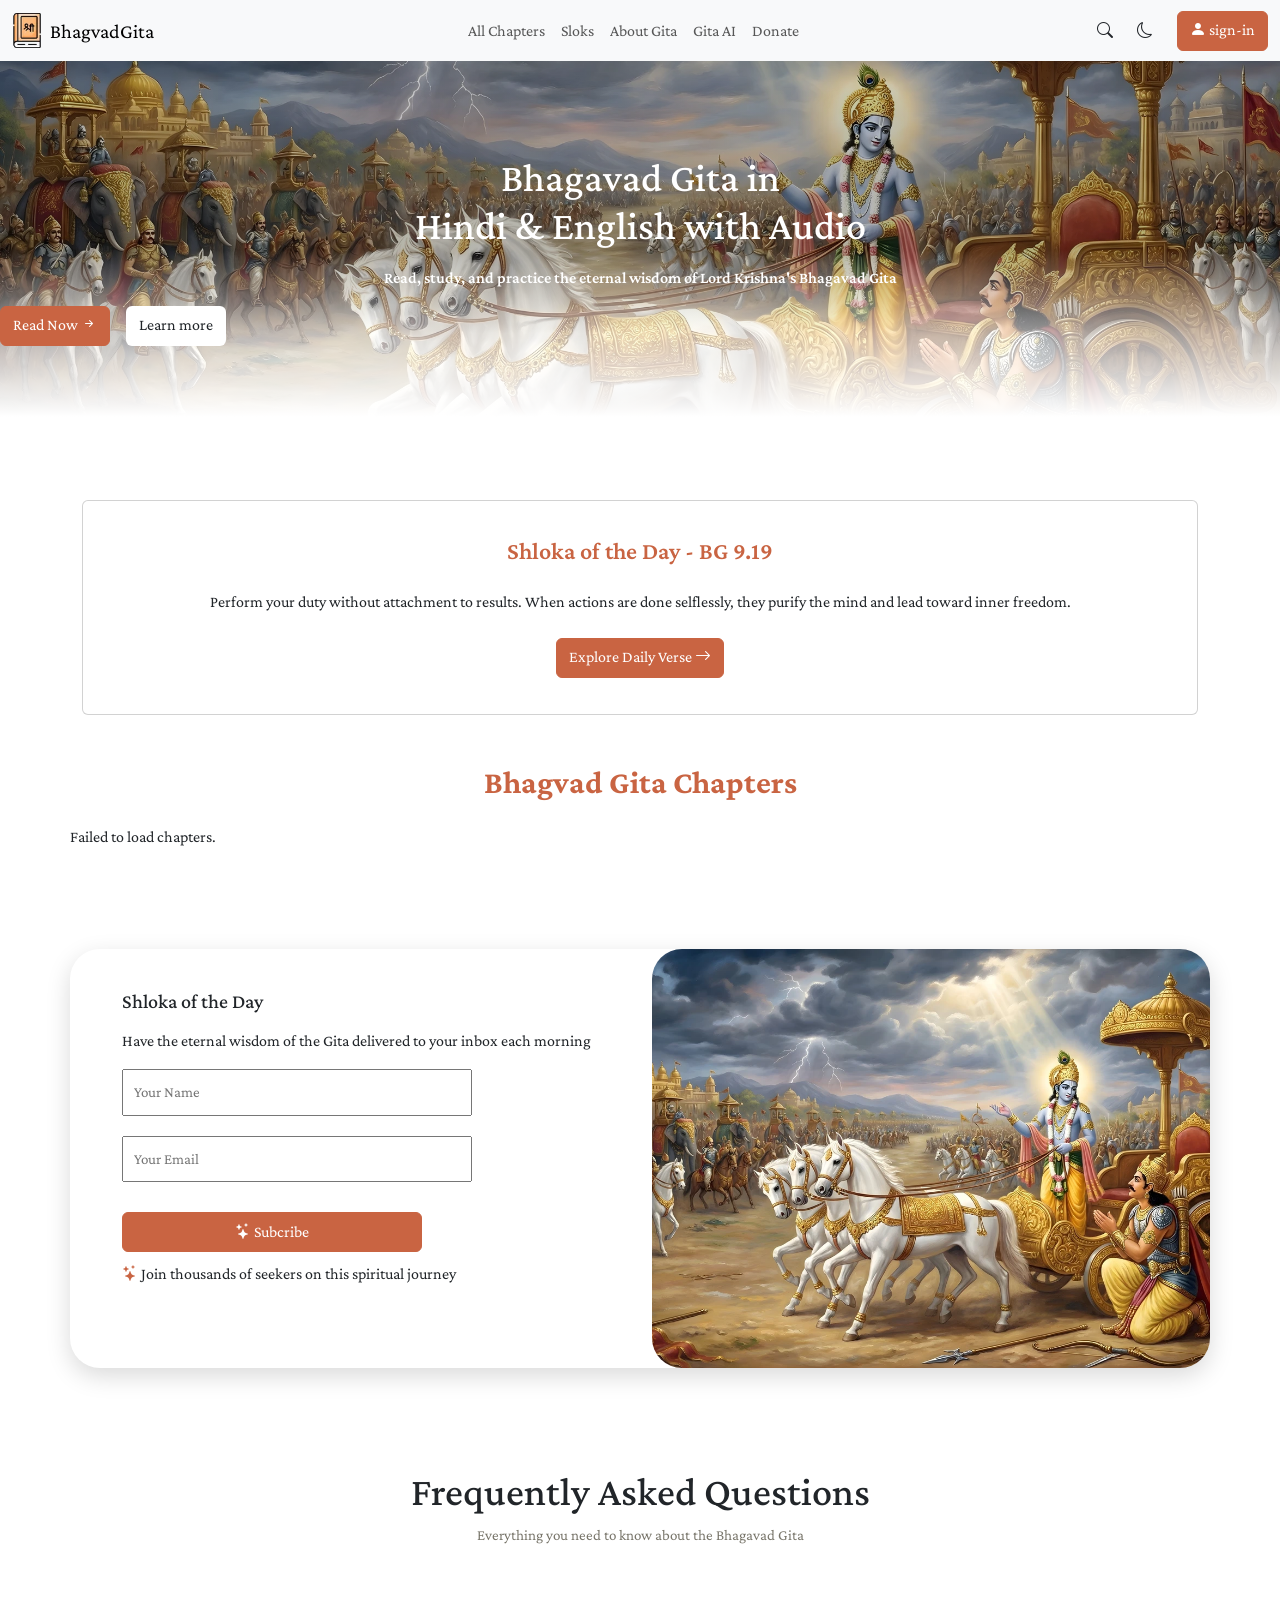
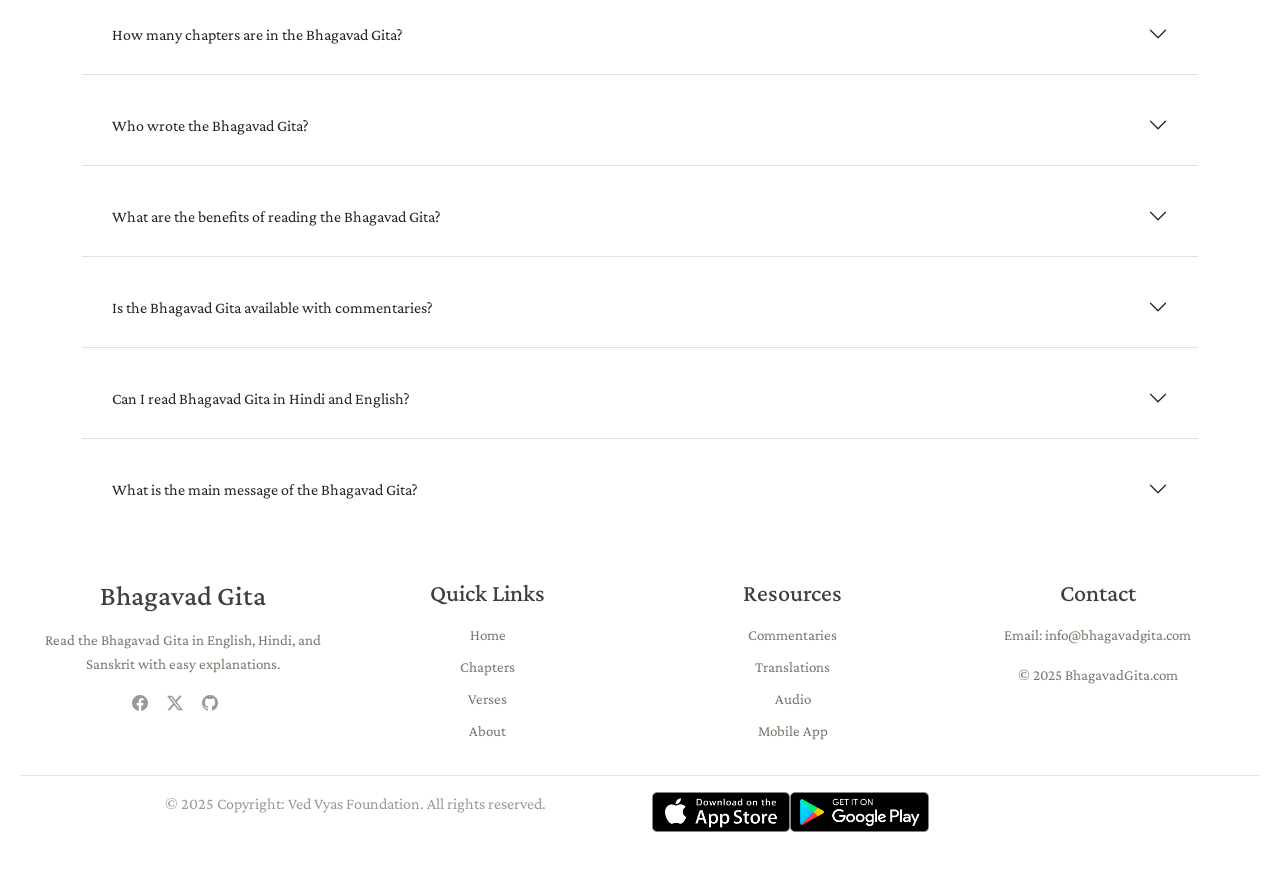
<file: index.html>
<!DOCTYPE html>
<html lang="en">

<head>
    <meta charset="UTF-8">
    <meta name="viewport" content="width=device-width, initial-scale=1.0">
    <title>BhagvadGita</title>
    <link rel="stylesheet" href="./asset/css/BG.css">
    <link rel="stylesheet" href="./asset/css/bootstrap.min.css">
    <link rel="stylesheet" href="./asset/css/bootstrap-icons.css">
    <link rel="icon" href="./asset/img/bhagavad-gita.webp" type="image/png">
    <link href="https://fonts.googleapis.com/css2?family=Crimson+Pro:wght@200;300;400;500;600;700;800;900&display=swap"
        rel="stylesheet">


</head>

<body>

    <head>
        <section class="navigation fixed-top">
            <nav class="navbar navbar-expand-md bg-body-tertiary">
                <div class="container-fluid">

                    <!-- Logo -->
                    <a class="navbar-brand d-flex align-items-center gap-2" href="./index.html">
                        <img class="nav-logo" src="./asset/img/bhagavad-gita.webp" alt="logo">
                        BhagvadGita
                    </a>

                    <button class="navbar-toggler" type="button" data-bs-toggle="collapse"
                        data-bs-target="#navbarSupportedContent">
                        <span class="navbar-toggler-icon"></span>
                    </button>

                    <div class="collapse navbar-collapse " id="navbarSupportedContent">

                        <!-- Middle menu -->
                        <ul class="navbar-nav mx-auto mb-2 mb-lg-0">
                            <li class="nav-item"><a class="nav-link" href="./allChapter.html">All Chapters</a></li>
                            <li class="nav-item"><a class="nav-link" href="#">Sloks</a></li>
                            <li class="nav-item"><a class="nav-link" href="#">About Gita</a></li>
                            <li class="nav-item"><a class="nav-link" href="#">Gita AI</a></li>
                            <li class="nav-item"><a class="nav-link" href="#">Donate</a></li>
                        </ul>

                        <!-- Right icons & button -->
                        <div class="d-flex end-nav align-items-center gap-4">
                            <i class="bi bi-search"></i>
                            <i class="bi bi-moon"></i>

                            <a href="#" class="btn btn-primary">
                                <i class="bi bi-person-fill"></i> sign-in
                            </a>
                        </div>

                    </div>
                </div>
            </nav>
        </section>

    </head>
    <main>
        <section class="banner ">
            <div class="container-fluid p-0 ">
                <div class="banner-text  top-50 start-50 translate-middle text-white justify-content-center">
                    <h1 class="mb-3 fs-1 wh-100 ">
                        Bhagavad Gita in <br>
                        Hindi & English with Audio
                    </h1>
                    <p class="mb-3 wh-100">
                        Read, study, and practice the eternal wisdom of Lord Krishna's Bhagavad Gita
                    </p>

                    <div class="banner-buttons d-flex gap-3 ">

                        <a href="./allChapter.html" class="btn btn-primary">
                            Read Now
                            <i class="bi bi-arrow-right-short"></i>
                        </a>
                        <a href="#" class="btn  bg-white">
                            Learn more
                        </a>
                    </div>
                </div>

            </div>


        </section>


        <section class="slokbox-section ">
            <div class="container">
                <div class="row ">
                    <div class="col-12">
                        <div class="card">
                            <div class="card-body text-center ">
                                <h5 class="card-title mb-4 fs-4 primary-text">Shloka of the Day - BG 9.19</h5>
                                <p class="card-text mb-4 fs-6" id="shlokbox">

                                </p>
                                <a href="#" class="btn btn-primary">Explore Daily Verse
                                    <i class="bi bi-arrow-right"></i>
                                </a>
                            </div>
                        </div>
                    </div>
                </div>
            </div>
        </section>


        <section class="chapter-section">
            <h2 class="primary-text text-center text-bold mt-5 mb-5">Bhagvad Gita Chapters</h2>
            <div class="container">
                <div class="row g-4 " id="chapters">
                </div>
            </div>
        </section>


        <div class="py-50"></div>

        <section class="form-section">
            <div class="container">
                <div class="row d-flex flex-wrap justify-content-between">
                    <div class="col formData">
                        <form id="myform">
                            <h2 class="mb-3 fw-4 fs-5">
                                Shloka of the Day
                            </h2>
                            <p class="fs-6">
                                Have the eternal wisdom of the Gita delivered to your inbox each morning
                            </p>

                            <div class="form-body ">

                                <input type="text" placeholder="Your Name " id="name" required>
                                <input type="email" placeholder="Your Email" id="mail" required>
                                <button type="submit" class="btn btn-primary" id="btnSubmit" required>
                                    <i class="bi bi-stars"></i>
                                    Subcribe
                                </button>

                            </div>
                            <p>
                                <i class="bi bi-stars primary-text"></i>
                                Join thousands of seekers on this spiritual journey
                            </p>
                        </form>
                    </div>
                    <div class="col p-0 formImg">
                        <div class="img-holder position-relative">
                            <img src="./asset/img/form-pic.webp" class="gita-poster w-100" alt="The-gita-poster">


                        </div>
                    </div>
                </div>
            </div>
        </section>
        <div class="py-50"></div>

        <section class="FAQ-section">
            <div class="container">
                <div class="FAQ-title text-center">
                    <h2 class="fs-1 mb-2">
                        Frequently Asked Questions

                    </h2>
                    <p class="mb-5 text-grey">
                        Everything you need to know about the Bhagavad Gita
                    </p>
                </div>
                <div class="row">
                    <div class="accordion accordion-flush" id="accordionFlushExample">
                        <div class="accordion-item">
                            <h2 class="accordion-header">
                                <button class="accordion-button collapsed" type="button" data-bs-toggle="collapse"
                                    data-bs-target="#flush-collapseOne" aria-expanded="false"
                                    aria-controls="flush-collapseOne">
                                    How many chapters are in the Bhagavad Gita?
                                </button>
                            </h2>
                            <div id="flush-collapseOne" class="accordion-collapse collapse"
                                data-bs-parent="#accordionFlushExample">
                                <div class="accordion-body">
                                    The Bhagavad Gita contains 18 chapters with a total of 700 verses (shlokas). It is
                                    part of the Indian epic Mahabharata
                                    and presents a conversation between Lord Krishna and Arjuna on the battlefield of
                                    Kurukshetra.
                                </div>
                            </div>
                        </div>
                        <div class="accordion-item">
                            <h2 class="accordion-header">
                                <button class="accordion-button collapsed" type="button" data-bs-toggle="collapse"
                                    data-bs-target="#flush-collapseTwo" aria-expanded="false"
                                    aria-controls="flush-collapseTwo">
                                    Who wrote the Bhagavad Gita?
                                </button>
                            </h2>
                            <div id="flush-collapseTwo" class="accordion-collapse collapse"
                                data-bs-parent="#accordionFlushExample">
                                <div class="accordion-body">The Bhagavad Gita was composed by Sage Ved Vyasa as part of
                                    the Mahabharata. It records the sacred dialogue between Lord
                                    Sri Krishna and Prince Arjuna before the great war at Kurukshetra.
                                </div>
                            </div>
                        </div>
                        <div class="accordion-item">
                            <h2 class="accordion-header">
                                <button class="accordion-button collapsed" type="button" data-bs-toggle="collapse"
                                    data-bs-target="#flush-collapseThree" aria-expanded="false"
                                    aria-controls="flush-collapseThree">
                                    What are the benefits of reading the Bhagavad Gita?
                                </button>
                            </h2>
                            <div id="flush-collapseThree" class="accordion-collapse collapse"
                                data-bs-parent="#accordionFlushExample">
                                <div class="accordion-body">
                                    Reading the Bhagavad Gita provides guidance on life's most profound questions,
                                    teaches the paths of karma yoga (action),
                                    bhakti yoga (devotion), and jnana yoga (knowledge), brings peace of mind, and helps
                                    lead a purposeful life aligned with
                                    dharma (righteousness).
                                </div>
                            </div>
                        </div>
                        <div class="accordion-item">
                            <h2 class="accordion-header">
                                <button class="accordion-button collapsed" type="button" data-bs-toggle="collapse"
                                    data-bs-target="#flush-collapsefour" aria-expanded="false"
                                    aria-controls="flush-collapsefour">
                                    Is the Bhagavad Gita available with commentaries?
                                </button>
                            </h2>
                            <div id="flush-collapsefour" class="accordion-collapse collapse"
                                data-bs-parent="#accordionFlushExample">
                                <div class="accordion-body">

                                    Yes, BhagavadGita.com provides the complete Bhagavad Gita with authentic
                                    commentaries from 20+ revered scholars
                                    including Adi Shankaracharya, Ramanujacharya, Madhvacharya, Swami Sivananda, and
                                    many other traditional and modern
                                    commentators. Multiple translations are available in Hindi, English, and Sanskrit.

                                </div>
                            </div>
                        </div>
                        <div class="accordion-item">
                            <h2 class="accordion-header">
                                <button class="accordion-button collapsed" type="button" data-bs-toggle="collapse"
                                    data-bs-target="#flush-collapsefive" aria-expanded="false"
                                    aria-controls="flush-collapsefive">
                                    Can I read Bhagavad Gita in Hindi and English?
                                </button>
                            </h2>
                            <div id="flush-collapsefive" class="accordion-collapse collapse"
                                data-bs-parent="#accordionFlushExample">
                                <div class="accordion-body">
                                    Yes, BhagavadGita.com offers complete Bhagavad Gita in both Hindi and English
                                    languages. You can read all 700 verses
                                    with translations, transliterations, and word-by-word meanings in both languages
                                    along with Sanskrit originals.

                                </div>
                            </div>
                        </div>
                        <div class="accordion-item">
                            <h2 class="accordion-header">
                                <button class="accordion-button collapsed" type="button" data-bs-toggle="collapse"
                                    data-bs-target="#flush-collapsesix" aria-expanded="false"
                                    aria-controls="flush-collapsesix">
                                    What is the main message of the Bhagavad Gita?
                                </button>
                            </h2>
                            <div id="flush-collapsesix" class="accordion-collapse collapse"
                                data-bs-parent="#accordionFlushExample">
                                <div class="accordion-body">
                                    The main message of the Bhagavad Gita is to perform one's duty (dharma) without
                                    attachment to results, practice devotion
                                    to God, and understand the eternal nature of the soul. It teaches about karma yoga,
                                    bhakti yoga, jnana yoga, and the
                                    path to moksha (liberation).

                                </div>
                            </div>
                        </div>
                    </div>
                </div>
            </div>
        </section>

    </main>

    <footer class="footer">
        <div class="footer-container">

            <div class="footer-section ">
                <h3>Bhagavad Gita</h3>
                <p class="text-grey">
                    Read the Bhagavad Gita in English, Hindi, and Sanskrit with
                    easy explanations.
                </p>

                <div class="icons ">
                    <i class="bi bi-facebook  me-3"></i>
                    <i class="bi bi-twitter-x me-3"></i>
                    <i class="bi bi-github me-3"></i>
                </div>
            </div>

            <div class=" footer-section link ">
                <h4>Quick Links</h4>
                <ul>
                    <li><a class="text-grey" href="./index.html">Home</a></li>
                    <li><a class="text-grey" href="./allChapter.html">Chapters</a></li>
                    <li><a class="text-grey" href="./verse.html">Verses</a></li>
                    <li><a class="text-grey" href="./index.html">About</a></li>
                </ul>
            </div>

            <div class=" footer-section resources ">
                <h4>Resources</h4>
                <ul>
                    <li><a href="#" class="text-grey">Commentaries</a></li>
                    <li><a href="#" class="text-grey">Translations</a></li>
                    <li><a href="#" class="text-grey">Audio</a></li>
                    <li><a href="#" class="text-grey">Mobile App</a></li>
                </ul>
            </div>

            <div class=" footer-section contact ">
                <h4>Contact</h4>
                <p class="text-grey">Email: info@bhagavadgita.com</p>
                <p class="text-grey">© 2025 BhagavadGita.com</p>
            </div>


        </div>

        <div class="end-section">
            <hr>
            <div class="container ">
                <div class="row justify-content-between">
                    <div class="col-6 ">
                        <p>
                            © 2025 Copyright: Ved Vyas Foundation. All rights reserved.
                        </p>
                    </div>
                    <div class="col-6  d-flex logoIMG ">
                        <img src="./asset/img/app_store.png" alt="app-store">
                        <img src="./asset/img/play_store.png" alt="play_store">
                    </div>
                </div>
            </div>
        </div>
    </footer>






    <script src="./asset/js/bootstrap.bundle.min.js"></script>
    <script src="./asset/js/BG.js"></script>

</body>

</html>
</file>
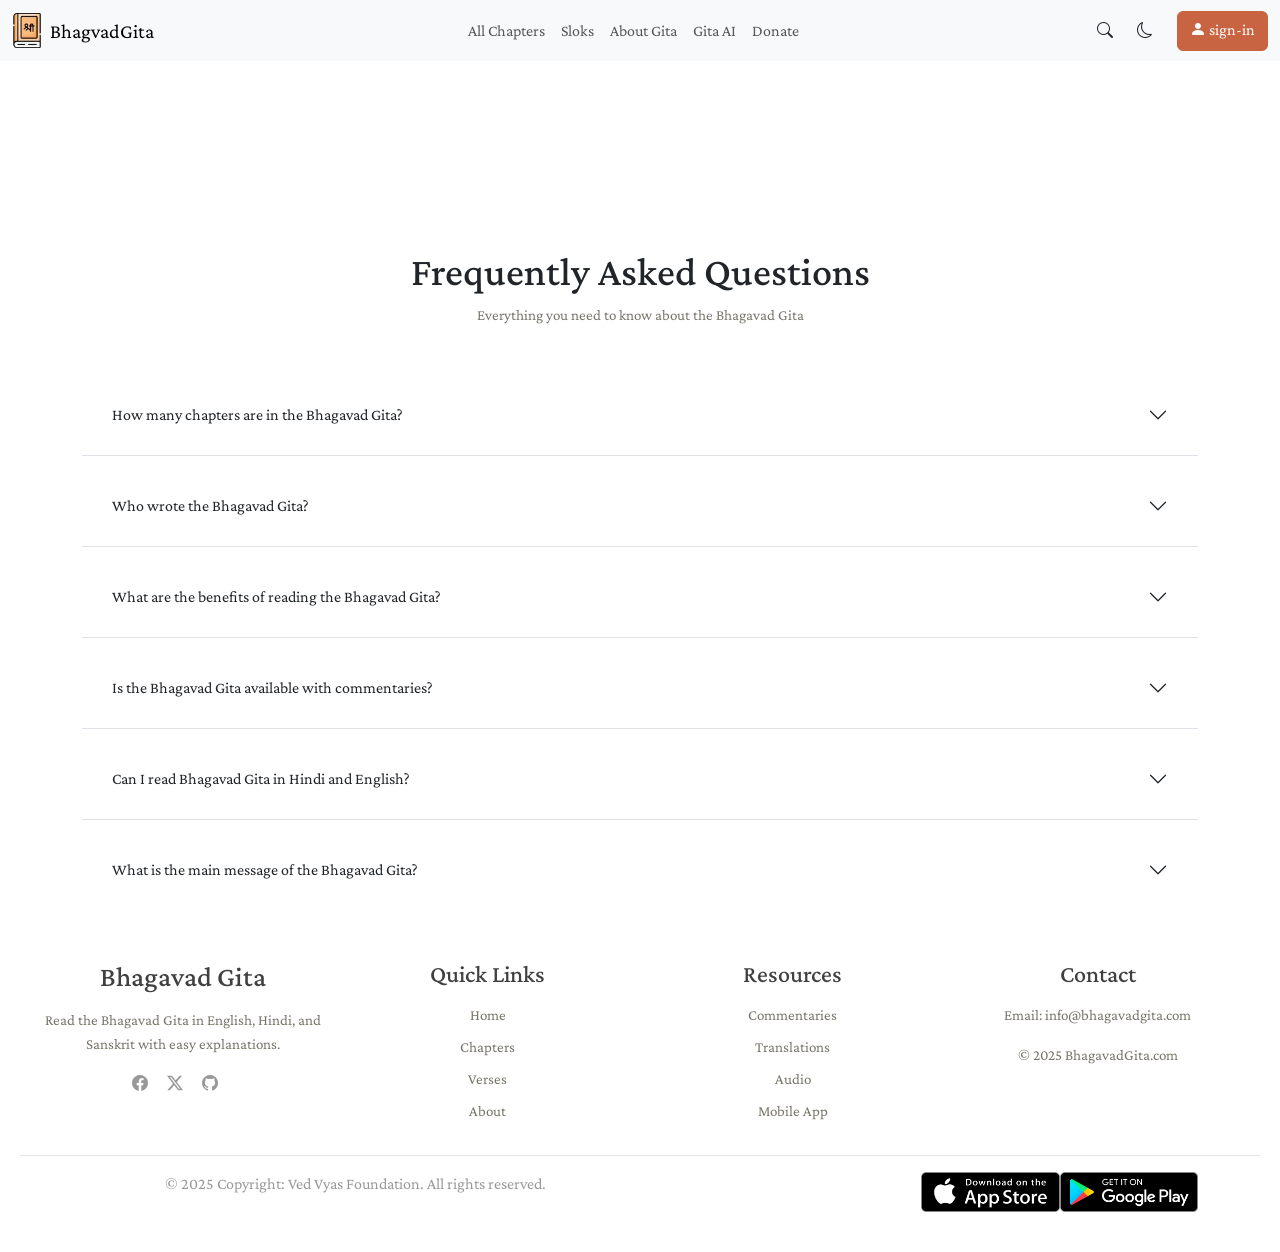
<file: allChapter.html>
<!DOCTYPE html>
<html lang="en">

<head>
    <meta charset="UTF-8">
    <meta name="viewport" content="width=device-width, initial-scale=1.0">
    <title>BhagvadGita</title>
    <link rel="stylesheet" href="./asset/css/BG.css">
    <link rel="stylesheet" href="./asset/css/bootstrap.min.css">
    <link rel="stylesheet" href="./asset/css/bootstrap-icons.css">
    <link rel="icon" href="./asset/img/bhagavad-gita.webp" type="image/png">
    <link href="https://fonts.googleapis.com/css2?family=Crimson+Pro:wght@200;300;400;500;600;700;800;900&display=swap"
        rel="stylesheet">

</head>

<body>

    <head>
        <section class="navigation fixed-top">
            <nav class="navbar navbar-expand-md bg-body-tertiary">
                <div class="container-fluid">

                    <!-- Logo -->
                    <a class="navbar-brand d-flex align-items-center gap-2" href="./index.html">
                        <img class="nav-logo" src="./asset/img/bhagavad-gita.webp" alt="logo">
                        BhagvadGita
                    </a>

                    <button class="navbar-toggler" type="button" data-bs-toggle="collapse"
                        data-bs-target="#navbarSupportedContent">
                        <span class="navbar-toggler-icon"></span>
                    </button>

                    <div class="collapse navbar-collapse " id="navbarSupportedContent">

                        <!-- Middle menu -->
                        <ul class="navbar-nav mx-auto mb-2 mb-lg-0">
                            <li class="nav-item"><a class="nav-link" href="./allChapter.html">All Chapters</a></li>
                            <li class="nav-item"><a class="nav-link" href="#">Sloks</a></li>
                            <li class="nav-item"><a class="nav-link" href="#">About Gita</a></li>
                            <li class="nav-item"><a class="nav-link" href="#">Gita AI</a></li>
                            <li class="nav-item"><a class="nav-link" href="#">Donate</a></li>
                        </ul>

                        <!-- Right icons & button -->
                        <div class="d-flex end-nav align-items-center gap-4">
                            <i class="bi bi-search"></i>
                            <i class="bi bi-moon"></i>

                            <a href="#" class="btn btn-primary">
                                <i class="bi bi-person-fill"></i> sign-in
                            </a>
                        </div>

                    </div>
                </div>
            </nav>
        </section>

    </head>
    <main>



        <section class="chapter-section mt-5">
            <div class="container">
                <div class="row g-4" id="chapters">

                </div>
            </div>
        </section>
        <div class="py-50"></div>


        <div class="py-50"></div>
        <section class="FAQ-section">
            <div class="container">
                <div class="FAQ-title text-center">
                    <h2 class="fs-1 mb-2">
                        Frequently Asked Questions

                    </h2>
                    <p class="mb-5 text-grey">
                        Everything you need to know about the Bhagavad Gita
                    </p>
                </div>
                <div class="row">
                    <div class="accordion accordion-flush" id="accordionFlushExample">
                        <div class="accordion-item">
                            <h2 class="accordion-header">
                                <button class="accordion-button collapsed" type="button" data-bs-toggle="collapse"
                                    data-bs-target="#flush-collapseOne" aria-expanded="false"
                                    aria-controls="flush-collapseOne">
                                    How many chapters are in the Bhagavad Gita?
                                </button>
                            </h2>
                            <div id="flush-collapseOne" class="accordion-collapse collapse"
                                data-bs-parent="#accordionFlushExample">
                                <div class="accordion-body">
                                    The Bhagavad Gita contains 18 chapters with a total of 700 verses (shlokas). It is
                                    part of
                                    the Indian epic Mahabharata
                                    and presents a conversation between Lord Krishna and Arjuna on the battlefield of
                                    Kurukshetra.
                                </div>
                            </div>
                        </div>
                        <div class="accordion-item">
                            <h2 class="accordion-header">
                                <button class="accordion-button collapsed" type="button" data-bs-toggle="collapse"
                                    data-bs-target="#flush-collapseTwo" aria-expanded="false"
                                    aria-controls="flush-collapseTwo">
                                    Who wrote the Bhagavad Gita?
                                </button>
                            </h2>
                            <div id="flush-collapseTwo" class="accordion-collapse collapse"
                                data-bs-parent="#accordionFlushExample">
                                <div class="accordion-body">The Bhagavad Gita was composed by Sage Ved Vyasa as part of
                                    the
                                    Mahabharata. It records the sacred dialogue between Lord
                                    Sri Krishna and Prince Arjuna before the great war at Kurukshetra.
                                </div>
                            </div>
                        </div>
                        <div class="accordion-item">
                            <h2 class="accordion-header">
                                <button class="accordion-button collapsed" type="button" data-bs-toggle="collapse"
                                    data-bs-target="#flush-collapseThree" aria-expanded="false"
                                    aria-controls="flush-collapseThree">
                                    What are the benefits of reading the Bhagavad Gita?
                                </button>
                            </h2>
                            <div id="flush-collapseThree" class="accordion-collapse collapse"
                                data-bs-parent="#accordionFlushExample">
                                <div class="accordion-body">
                                    Reading the Bhagavad Gita provides guidance on life's most profound questions,
                                    teaches the
                                    paths of karma yoga (action),
                                    bhakti yoga (devotion), and jnana yoga (knowledge), brings peace of mind, and helps
                                    lead a
                                    purposeful life aligned with
                                    dharma (righteousness).
                                </div>
                            </div>
                        </div>
                        <div class="accordion-item">
                            <h2 class="accordion-header">
                                <button class="accordion-button collapsed" type="button" data-bs-toggle="collapse"
                                    data-bs-target="#flush-collapsefour" aria-expanded="false"
                                    aria-controls="flush-collapsefour">
                                    Is the Bhagavad Gita available with commentaries?
                                </button>
                            </h2>
                            <div id="flush-collapsefour" class="accordion-collapse collapse"
                                data-bs-parent="#accordionFlushExample">
                                <div class="accordion-body">

                                    Yes, BhagavadGita.com provides the complete Bhagavad Gita with authentic
                                    commentaries from
                                    20+ revered scholars
                                    including Adi Shankaracharya, Ramanujacharya, Madhvacharya, Swami Sivananda, and
                                    many other
                                    traditional and modern
                                    commentators. Multiple translations are available in Hindi, English, and Sanskrit.

                                </div>
                            </div>
                        </div>
                        <div class="accordion-item">
                            <h2 class="accordion-header">
                                <button class="accordion-button collapsed" type="button" data-bs-toggle="collapse"
                                    data-bs-target="#flush-collapsefive" aria-expanded="false"
                                    aria-controls="flush-collapsefive">
                                    Can I read Bhagavad Gita in Hindi and English?
                                </button>
                            </h2>
                            <div id="flush-collapsefive" class="accordion-collapse collapse"
                                data-bs-parent="#accordionFlushExample">
                                <div class="accordion-body">
                                    Yes, BhagavadGita.com offers complete Bhagavad Gita in both Hindi and English
                                    languages. You
                                    can read all 700 verses
                                    with translations, transliterations, and word-by-word meanings in both languages
                                    along with
                                    Sanskrit originals.

                                </div>
                            </div>
                        </div>
                        <div class="accordion-item">
                            <h2 class="accordion-header">
                                <button class="accordion-button collapsed" type="button" data-bs-toggle="collapse"
                                    data-bs-target="#flush-collapsesix" aria-expanded="false"
                                    aria-controls="flush-collapsesix">
                                    What is the main message of the Bhagavad Gita?
                                </button>
                            </h2>
                            <div id="flush-collapsesix" class="accordion-collapse collapse"
                                data-bs-parent="#accordionFlushExample">
                                <div class="accordion-body">
                                    The main message of the Bhagavad Gita is to perform one's duty (dharma) without
                                    attachment
                                    to results, practice devotion
                                    to God, and understand the eternal nature of the soul. It teaches about karma yoga,
                                    bhakti
                                    yoga, jnana yoga, and the
                                    path to moksha (liberation).

                                </div>
                            </div>
                        </div>
                    </div>
                </div>
            </div>
        </section>

    </main>
    <footer class="footer">

        <div class="footer-container">

            <div class="footer-section  ">
                <h3>Bhagavad Gita</h3>
                <p class="text-grey">
                    Read the Bhagavad Gita in English, Hindi, and Sanskrit with
                    easy explanations.
                </p>

                <div class="icons ">
                    <i class="bi bi-facebook  me-3"></i>
                    <i class="bi bi-twitter-x me-3"></i>
                    <i class="bi bi-github me-3"></i>
                </div>
            </div>

            <div class="footer-section ">
                <h4>Quick Links</h4>
                <ul>
                    <li><a class="text-grey" href="./index.html">Home</a></li>
                    <li><a class="text-grey" href="./allChapter.html">Chapters</a></li>
                    <li><a class="text-grey" href="./verse.html">Verses</a></li>
                    <li><a class="text-grey" href="./index.html">About</a></li>
                </ul>
            </div>

            <div class="footer-section ">
                <h4>Resources</h4>
                <ul>
                    <li><a href="#" class="text-grey">Commentaries</a></li>
                    <li><a href="#" class="text-grey">Translations</a></li>
                    <li><a href="#" class="text-grey">Audio</a></li>
                    <li><a href="#" class="text-grey">Mobile App</a></li>
                </ul>
            </div>

            <div class="footer-section ">
                <h4>Contact</h4>
                <p class="text-grey">Email: info@bhagavadgita.com</p>
                <p class="text-grey">© 2025 BhagavadGita.com</p>
            </div>


        </div>

        <div class="end-section">
            <hr>
            <div class="container">
                <div class="row justify-content-between">
                    <div class="col-6 ">
                        <p>
                            © 2025 Copyright: Ved Vyas Foundation. All rights reserved.
                        </p>
                    </div>
                    <div class="col-6 d-flex justify-content-end">
                        <img src="./asset/img/app_store.png" alt="app-store">
                        <img src="./asset/img/play_store.png" alt="play_store">
                    </div>
                </div>
            </div>
        </div>
    </footer>




    <script src="./asset/js/bootstrap.bundle.min.js"></script>
    <script src="./asset/js/BG.js"></script>
    <script src="./asset/js/allChapter.js"></script>
    <script src="./asset/js/chapter.js"></script>

</body>

</html>
</file>
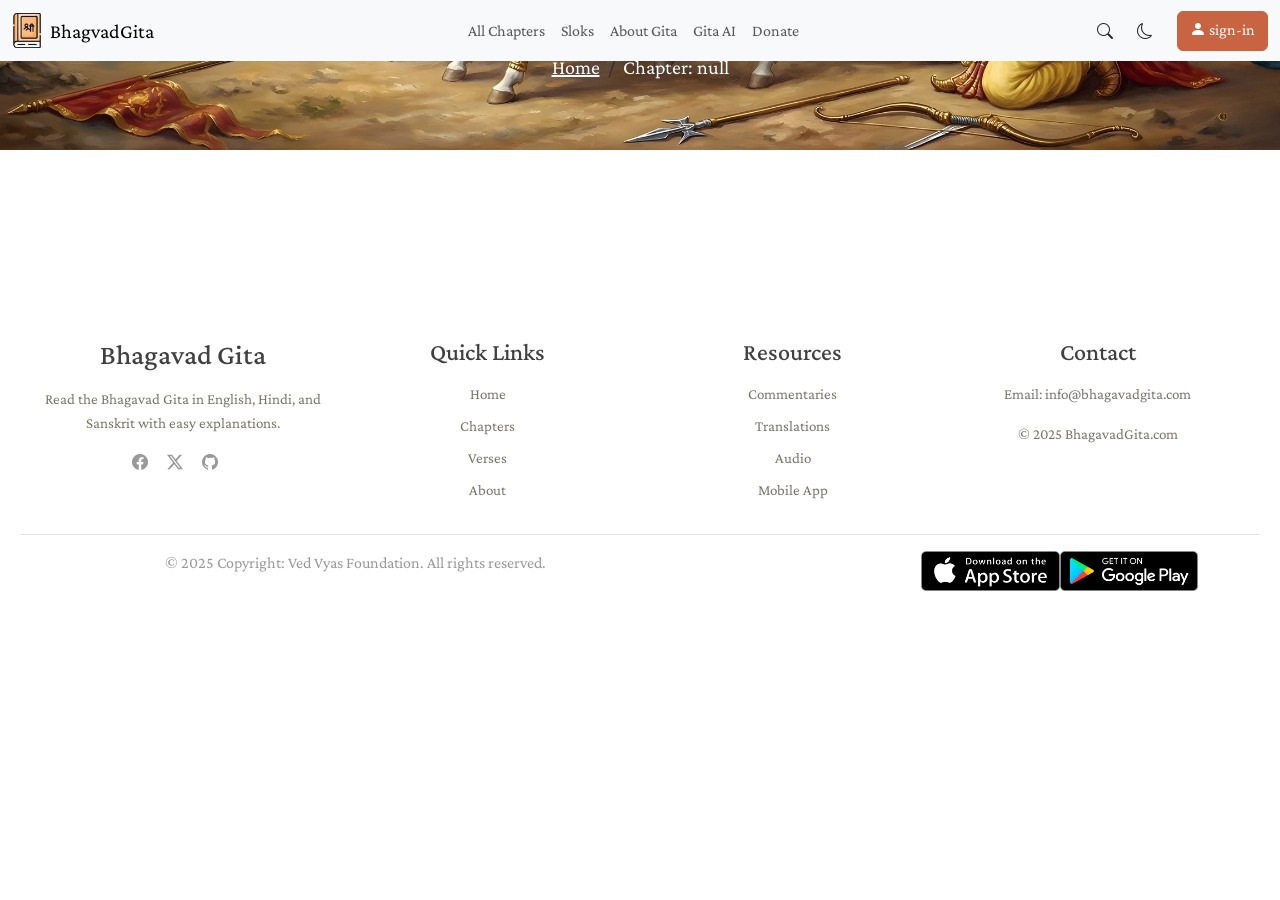
<file: chapter.html>
<html lang="en">

<head>
    <meta charset="UTF-8">
    <meta name="viewport" content="width=device-width, initial-scale=1.0">
    <title>BhagvadGita</title>
    <link rel="stylesheet" href="./asset/css/BG.css">
    <link rel="stylesheet" href="./asset/css/bootstrap.min.css">
    <link rel="stylesheet" href="./asset/css/bootstrap-icons.css">
    <link rel="icon" href="./asset/img/bhagavad-gita.webp" type="image/png">
    <link href="https://fonts.googleapis.com/css2?family=Crimson+Pro:wght@200;300;400;500;600;700;800;900&display=swap"
        rel="stylesheet">

</head>

<body>

    <head>
        <section class="navigation fixed-top">
            <nav class="navbar navbar-expand-md bg-body-tertiary">
                <div class="container-fluid">
        
                    <!-- Logo -->
                    <a class="navbar-brand d-flex align-items-center gap-2" href="./index.html">
                        <img class="nav-logo" src="./asset/img/bhagavad-gita.webp" alt="logo">
                        BhagvadGita
                    </a>
        
                    <button class="navbar-toggler" type="button" data-bs-toggle="collapse"
                        data-bs-target="#navbarSupportedContent">
                        <span class="navbar-toggler-icon"></span>
                    </button>
        
                    <div class="collapse navbar-collapse " id="navbarSupportedContent">
        
                        <!-- Middle menu -->
                        <ul class="navbar-nav mx-auto mb-2 mb-lg-0">
                            <li class="nav-item"><a class="nav-link" href="./allChapter.html">All Chapters</a></li>
                            <li class="nav-item"><a class="nav-link" href="#">Sloks</a></li>
                            <li class="nav-item"><a class="nav-link" href="#">About Gita</a></li>
                            <li class="nav-item"><a class="nav-link" href="#">Gita AI</a></li>
                            <li class="nav-item"><a class="nav-link" href="#">Donate</a></li>
                        </ul>
        
                        <!-- Right icons & button -->
                        <div class="d-flex end-nav align-items-center gap-4">
                            <i class="bi bi-search"></i>
                            <i class="bi bi-moon"></i>
        
                            <a href="#" class="btn btn-primary">
                                <i class="bi bi-person-fill"></i> sign-in
                            </a>
                        </div>
        
                    </div>
                </div>
            </nav>
        </section>

    </head>
    <main>
        <section class="chapter-banner  position-relative">
            <div class="container-fluid p-0 ">
                <div class="position-relative"></div>
                <nav aria-label="breadcrumb" id="bread"
                    class="position-absolute top-50 start-50 translate-middle w-100">

                </nav>
            </div>


        </section>

        <div class="py-50 hidden"></div>

        <section class="chapter-summary">
            <div class="container">
                <div class="row">
                    <div class="col-12">
                        <div id="summary-detail" class=" gap-3 "></div>
                        <div class="m1 verseBox mt-5" id="verseBox">

                        </div>
                    </div>
                </div>
            </div>
        </section>

    </main>
    <footer class="footer">
        <div class="footer-container">

            <div class="footer-section  ">
                <h3>Bhagavad Gita</h3>
                <p class="text-grey">
                    Read the Bhagavad Gita in English, Hindi, and Sanskrit with
                    easy explanations.
                </p>

                <div class="icons ">
                    <i class="bi bi-facebook  me-3"></i>
                    <i class="bi bi-twitter-x me-3"></i>
                    <i class="bi bi-github me-3"></i>
                </div>
            </div>

            <div class="footer-section ">
                <h4>Quick Links</h4>
                <ul>
                    <li><a class="text-grey" href="./index.html">Home</a></li>
                    <li><a class="text-grey" href="./allChapter.html">Chapters</a></li>
                    <li><a class="text-grey" href="./verse.html">Verses</a></li>
                    <li><a class="text-grey" href="./index.html">About</a></li>
                </ul>
            </div>

            <div class="footer-section ">
                <h4>Resources</h4>
                <ul>
                    <li><a href="#" class="text-grey">Commentaries</a></li>
                    <li><a href="#" class="text-grey">Translations</a></li>
                    <li><a href="#" class="text-grey">Audio</a></li>
                    <li><a href="#" class="text-grey">Mobile App</a></li>
                </ul>
            </div>

            <div class="footer-section ">
                <h4>Contact</h4>
                <p class="text-grey">Email: info@bhagavadgita.com</p>
                <p class="text-grey">© 2025 BhagavadGita.com</p>
            </div>


        </div>

        <div class="end-section">
            <hr>
            <div class="container">
                <div class="row justify-content-between">
                    <div class="col-6 ">
                        <p>
                            © 2025 Copyright: Ved Vyas Foundation. All rights reserved.
                        </p>
                    </div>
                    <div class="col-6 d-flex justify-content-end">
                        <img src="./asset/img/app_store.png" alt="app-store">
                        <img src="./asset/img/play_store.png" alt="play_store">
                    </div>
                </div>
            </div>
        </div>
    </footer>



    <script src="./asset/js/bootstrap.bundle.min.js"></script>
    <script src="./asset/js/BG.js"></script>
    <script src="./asset/js/chapter.js"></script>
</body>

</html>
</file>
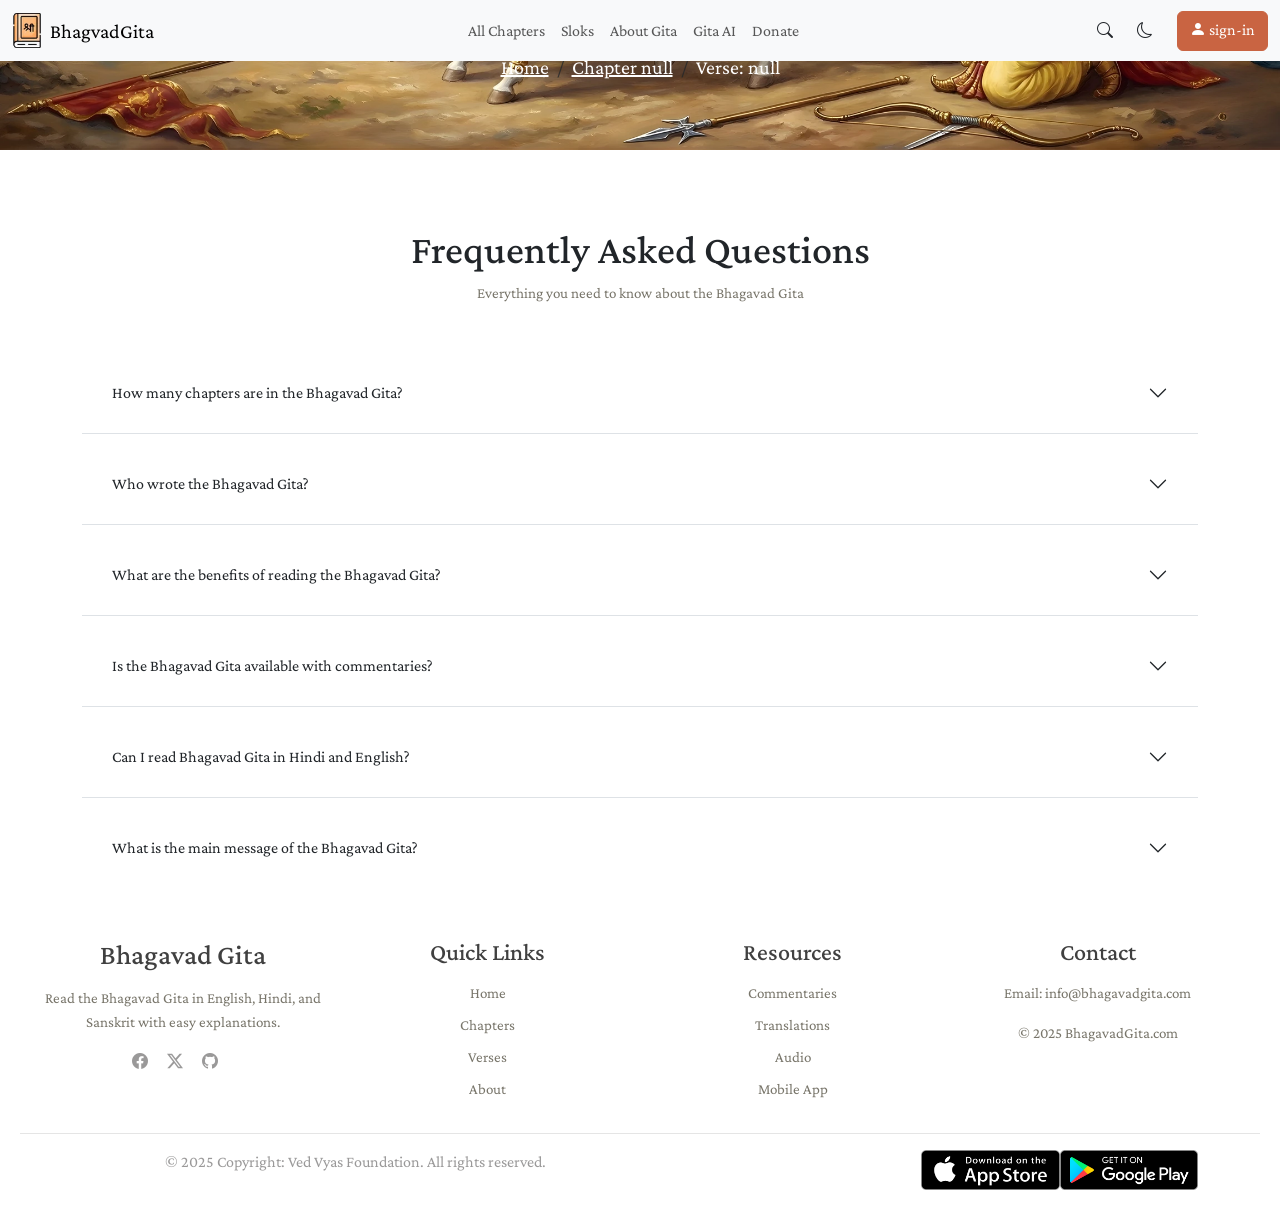
<file: verse.html>
<!DOCTYPE html>
<html lang="en">

<head>
    <meta charset="UTF-8">
    <meta name="viewport" content="width=device-width, initial-scale=1.0">
    <title>BhagvadGita</title>
    <link rel="stylesheet" href="./asset/css/BG.css">
    <link rel="stylesheet" href="./asset/css/bootstrap.min.css">
    <link rel="stylesheet" href="./asset/css/bootstrap-icons.css">
    <link rel="icon" href="./asset/img/bhagavad-gita.webp" type="image/png">
    <link href="https://fonts.googleapis.com/css2?family=Crimson+Pro:wght@200;300;400;500;600;700;800;900&display=swap"
        rel="stylesheet">

</head>

<body>

    <head>
        <section class="navigation fixed-top">
            <nav class="navbar navbar-expand-md bg-body-tertiary">
                <div class="container-fluid">

                    <!-- Logo -->
                    <a class="navbar-brand d-flex align-items-center gap-2" href="./index.html">
                        <img class="nav-logo" src="./asset/img/bhagavad-gita.webp" alt="logo">
                        BhagvadGita
                    </a>

                    <button class="navbar-toggler" type="button" data-bs-toggle="collapse"
                        data-bs-target="#navbarSupportedContent">
                        <span class="navbar-toggler-icon"></span>
                    </button>

                    <div class="collapse navbar-collapse " id="navbarSupportedContent">

                        <!-- Middle menu -->
                        <ul class="navbar-nav mx-auto mb-2 mb-lg-0">
                            <li class="nav-item"><a class="nav-link" href="./allChapter.html">All Chapters</a></li>
                            <li class="nav-item"><a class="nav-link" href="#">Sloks</a></li>
                            <li class="nav-item"><a class="nav-link" href="#">About Gita</a></li>
                            <li class="nav-item"><a class="nav-link" href="#">Gita AI</a></li>
                            <li class="nav-item"><a class="nav-link" href="#">Donate</a></li>
                        </ul>

                        <!-- Right icons & button -->
                        <div class="d-flex end-nav align-items-center gap-4">
                            <i class="bi bi-search"></i>
                            <i class="bi bi-moon"></i>

                            <a href="#" class="btn btn-primary">
                                <i class="bi bi-person-fill"></i> sign-in
                            </a>
                        </div>

                    </div>
                </div>
            </nav>
        </section>

    </head>
    <main>

        <section class="chapter-banner  position-relative">
            <div class="container-fluid p-0 ">
                <div class="position-relative"></div>
                <nav aria-label="breadcrumb" id="versebread"
                    class="position-absolute top-50 start-50 translate-middle w-100">

                </nav>
            </div>


        </section>

        <section class="verse-section">
            <div class="container">
                <div class="row g-4" id="verseSlok">

                </div>
            </div>
        </section>


        <div class="py-50"></div>
        <section class="FAQ-section">
            <div class="container">
                <div class="FAQ-title text-center">
                    <h2 class="fs-1 mb-2">
                        Frequently Asked Questions

                    </h2>
                    <p class="mb-5 text-grey">
                        Everything you need to know about the Bhagavad Gita
                    </p>
                </div>
                <div class="row">
                    <div class="accordion accordion-flush" id="accordionFlushExample">
                        <div class="accordion-item">
                            <h2 class="accordion-header">
                                <button class="accordion-button collapsed" type="button" data-bs-toggle="collapse"
                                    data-bs-target="#flush-collapseOne" aria-expanded="false"
                                    aria-controls="flush-collapseOne">
                                    How many chapters are in the Bhagavad Gita?
                                </button>
                            </h2>
                            <div id="flush-collapseOne" class="accordion-collapse collapse"
                                data-bs-parent="#accordionFlushExample">
                                <div class="accordion-body">
                                    The Bhagavad Gita contains 18 chapters with a total of 700 verses (shlokas). It is
                                    part of
                                    the Indian epic Mahabharata
                                    and presents a conversation between Lord Krishna and Arjuna on the battlefield of
                                    Kurukshetra.
                                </div>
                            </div>
                        </div>
                        <div class="accordion-item">
                            <h2 class="accordion-header">
                                <button class="accordion-button collapsed" type="button" data-bs-toggle="collapse"
                                    data-bs-target="#flush-collapseTwo" aria-expanded="false"
                                    aria-controls="flush-collapseTwo">
                                    Who wrote the Bhagavad Gita?
                                </button>
                            </h2>
                            <div id="flush-collapseTwo" class="accordion-collapse collapse"
                                data-bs-parent="#accordionFlushExample">
                                <div class="accordion-body">The Bhagavad Gita was composed by Sage Ved Vyasa as part of
                                    the
                                    Mahabharata. It records the sacred dialogue between Lord
                                    Sri Krishna and Prince Arjuna before the great war at Kurukshetra.
                                </div>
                            </div>
                        </div>
                        <div class="accordion-item">
                            <h2 class="accordion-header">
                                <button class="accordion-button collapsed" type="button" data-bs-toggle="collapse"
                                    data-bs-target="#flush-collapseThree" aria-expanded="false"
                                    aria-controls="flush-collapseThree">
                                    What are the benefits of reading the Bhagavad Gita?
                                </button>
                            </h2>
                            <div id="flush-collapseThree" class="accordion-collapse collapse"
                                data-bs-parent="#accordionFlushExample">
                                <div class="accordion-body">
                                    Reading the Bhagavad Gita provides guidance on life's most profound questions,
                                    teaches the
                                    paths of karma yoga (action),
                                    bhakti yoga (devotion), and jnana yoga (knowledge), brings peace of mind, and helps
                                    lead a
                                    purposeful life aligned with
                                    dharma (righteousness).
                                </div>
                            </div>
                        </div>
                        <div class="accordion-item">
                            <h2 class="accordion-header">
                                <button class="accordion-button collapsed" type="button" data-bs-toggle="collapse"
                                    data-bs-target="#flush-collapsefour" aria-expanded="false"
                                    aria-controls="flush-collapsefour">
                                    Is the Bhagavad Gita available with commentaries?
                                </button>
                            </h2>
                            <div id="flush-collapsefour" class="accordion-collapse collapse"
                                data-bs-parent="#accordionFlushExample">
                                <div class="accordion-body">

                                    Yes, BhagavadGita.com provides the complete Bhagavad Gita with authentic
                                    commentaries from
                                    20+ revered scholars
                                    including Adi Shankaracharya, Ramanujacharya, Madhvacharya, Swami Sivananda, and
                                    many other
                                    traditional and modern
                                    commentators. Multiple translations are available in Hindi, English, and Sanskrit.

                                </div>
                            </div>
                        </div>
                        <div class="accordion-item">
                            <h2 class="accordion-header">
                                <button class="accordion-button collapsed" type="button" data-bs-toggle="collapse"
                                    data-bs-target="#flush-collapsefive" aria-expanded="false"
                                    aria-controls="flush-collapsefive">
                                    Can I read Bhagavad Gita in Hindi and English?
                                </button>
                            </h2>
                            <div id="flush-collapsefive" class="accordion-collapse collapse"
                                data-bs-parent="#accordionFlushExample">
                                <div class="accordion-body">
                                    Yes, BhagavadGita.com offers complete Bhagavad Gita in both Hindi and English
                                    languages. You
                                    can read all 700 verses
                                    with translations, transliterations, and word-by-word meanings in both languages
                                    along with
                                    Sanskrit originals.

                                </div>
                            </div>
                        </div>
                        <div class="accordion-item">
                            <h2 class="accordion-header">
                                <button class="accordion-button collapsed" type="button" data-bs-toggle="collapse"
                                    data-bs-target="#flush-collapsesix" aria-expanded="false"
                                    aria-controls="flush-collapsesix">
                                    What is the main message of the Bhagavad Gita?
                                </button>
                            </h2>
                            <div id="flush-collapsesix" class="accordion-collapse collapse"
                                data-bs-parent="#accordionFlushExample">
                                <div class="accordion-body">
                                    The main message of the Bhagavad Gita is to perform one's duty (dharma) without
                                    attachment
                                    to results, practice devotion
                                    to God, and understand the eternal nature of the soul. It teaches about karma yoga,
                                    bhakti
                                    yoga, jnana yoga, and the
                                    path to moksha (liberation).

                                </div>
                            </div>
                        </div>
                    </div>
                </div>
            </div>
        </section>


    </main>
    <footer class="footer">
        <div class="footer-container">

            <div class="footer-section  ">
                <h3>Bhagavad Gita</h3>
                <p class="text-grey">
                    Read the Bhagavad Gita in English, Hindi, and Sanskrit with
                    easy explanations.
                </p>

                <div class="icons ">
                    <i class="bi bi-facebook  me-3"></i>
                    <i class="bi bi-twitter-x me-3"></i>
                    <i class="bi bi-github me-3"></i>
                </div>
            </div>

            <div class="footer-section ">
                <h4>Quick Links</h4>
                <ul>
                    <li><a class="text-grey" href="./index.html">Home</a></li>
                    <li><a class="text-grey" href="./allChapter.html">Chapters</a></li>
                    <li><a class="text-grey" href="./verse.html">Verses</a></li>
                    <li><a class="text-grey" href="./index.html">About</a></li>
                </ul>
            </div>

            <div class="footer-section ">
                <h4>Resources</h4>
                <ul>
                    <li><a href="#" class="text-grey">Commentaries</a></li>
                    <li><a href="#" class="text-grey">Translations</a></li>
                    <li><a href="#" class="text-grey">Audio</a></li>
                    <li><a href="#" class="text-grey">Mobile App</a></li>
                </ul>
            </div>

            <div class="footer-section ">
                <h4>Contact</h4>
                <p class="text-grey">Email: info@bhagavadgita.com</p>
                <p class="text-grey">© 2025 BhagavadGita.com</p>
            </div>


        </div>

        <div class="end-section">
            <hr>
            <div class="container">
                <div class="row justify-content-between">
                    <div class="col-6 ">
                        <p>
                            © 2025 Copyright: Ved Vyas Foundation. All rights reserved.
                        </p>
                    </div>
                    <div class="col-6 d-flex justify-content-end">
                        <img src="./asset/img/app_store.png" alt="app-store">
                        <img src="./asset/img/play_store.png" alt="play_store">
                    </div>
                </div>
            </div>
        </div>
    </footer>




    <script src="./asset/js/bootstrap.bundle.min.js"></script>
    <script src="./asset/js/BG.js"></script>
    <script src="./asset/js/chapter.js"></script>
    <script src="./asset/js/verse.js"></script>
</body>

</html>
</file>
<file: asset/css/BG.css>
* {
    box-sizing: border-box;
    margin: 0px;
    font-family: 'Crimson Pro', serif !important;
}

.col-1 {
    width: 8.3333% !important;
}

.col-2 {
    width: 16.6667% !important;
}

.col-3 {
    width: 25% !important;
}

.col-4 {
    width: 33.3333% !important;
}

.col-5 {
    width: 41.6667% !important;
}

.col-6 {
    width: 50% !important;
}

.col-7 {
    width: 58.3333% !important;
}

.col-8 {
    width: 66.6667% !important;
}

.col-9 {
    width: 75% !important;
}

.col-10 {
    width: 83.3333% !important;
}

.col-11 {
    width: 91.6667% !important;
}

.col-12 {
    width: 100% !important;
}

::selection {
    background-color: #514f4432;
}

.py-50 {
    padding: 50px;
}

.text-bold {

    font-weight: 700 !important;
}

:root {
    --primary-text: #C96442;
    --background: #F5F0EA;
}


.btn {

    background-color: #C96442;
    width: auto;
    height: 40px;
    padding: auto;
    color: white;
    border: 1px solid transparent;
    transition: all 0.1s;
    border-radius: 10px;
}

.btn:hover {
    background-color: #d64a1b !important;
    border: transparent solid 1px !important;
    color: white !important;
    cursor: pointer !important;
}

.background {
    background-color: var(--background);
}

.text-justify {

    text-align: justify !important;
}

.text-grey {

    color: #3D3929B2 !important;
    font-weight: 400 !important;
    font-size: 15px !important;
}

.primary-text {
    font-weight: 500;
    color: var(--primary-text) !important;
}

.italic {

    font-style: italic;
}

.letter-spacing {

    letter-spacing: 2px;
}

.navigation .nav-logo {
    width: 30px;
    height: 35px;
}

.chapter-banner {
    background-image: url("../img/banner.jpg");
    background-position: bottom;
    background-size: cover;
    background-repeat: no-repeat;
    min-height: 150px;
}

.banner {
    min-height: 500px;
    position: relative;
    background-image: url("../img/banner.jpg");
    background-position: center;
    background-size: cover;
    background-repeat: no-repeat;
    z-index: 1;
}

.banner::before {
    content: "";
    position: absolute;
    inset: 0;
    pointer-events: none;
    background-image: linear-gradient(rgba(0, 0, 0, 0.4),
            rgba(0, 0, 0, 0.2),
            rgba(13, 13, 13, 0.3),
            rgba(13, 13, 13, 0.3),
            rgba(255, 255, 255, 0.6),
            rgba(255, 255, 255, 1),
            rgba(255, 255, 255, 1));
    z-index: 0;
}

.banner-text {
    width: 100%;
    text-align: center;
    justify-items: center;
    font-weight: 600;
    position: absolute;
    z-index: 1;
}

.banner-text .banner-buttons .btn-banner {
    width: 200px;
    height: 50px;
    background-color: #C96442 !important;
    color: white;
    border: 1px solid transparent !important;
    align-content: center;
    transition: all ease-in-out 0.4s;
}

.banner-text .banner-buttons .btn-banner:hover {

    background-color: transparent !important;
    color: #C96442;
    border: 1px solid #C96442 !important;
}


.banner-text h1 {
    font-size: 65px;
}

.slokbox-section .card {
    width: 100%;
    padding: 20px;
}

.card-text {
    width: 100%;
    text-align: center;
    margin: 0 auto;
}

.card .card-title {
    font-weight: 600;
    color: var(--primary-text);
}

.chapter-section .card-title {
    font-weight: 500;
}

.chapter-section .card-text {

    color: #3D3929B2;
    font-weight: 500;
    text-align: justify !important;
}


.chapter-section .card {

    border: solid 2px transparent;
    background-color: transparent;
    transition: all 0.1s ease-in-out;
}


.chapterCard .card-body .card-subtitle {

    min-height: 50px !important;
    color: rgba(0, 0, 0, 0.633);
    transition: all 0.5s;


}

.chapterCard:hover .card-body .card-subtitle {

    color: rgba(0, 0, 0, 0.87);

}

.chapterCard:hover .card-body .card-text-verse {
    color: #C96442;
}

.chapterCard .card-body .card-text {

    height: 80px !important;
    overflow: hidden;

}

.chapter-section .card:hover {

    background-color: #e7927621;
    box-shadow: 5px 10px 15px rgba(219, 218, 218, 0.473);

}

.verseContent {

    padding: 35px !important;
    justify-items: center;
    border-top: 1px solid rgb(255, 238, 238);
    transition: all 0.2s ease-out;
}

.verseContent:hover {

    padding: 10px;
    justify-items: center !important;
    background-color: #F7F1EB;
    border-top: 1px solid transparent;
}



#verseSlok .card {

    border: 0px solid transparent !important;
}

.verse-section .verse-title {
    padding: 20px;
    font-size: 25px !important;
}


.form-section form {

    margin-top: 40px;
    padding-left: 40px;
}


.form-body input {

    min-width: 350px;
    font-size: 15px;
    margin-bottom: 20px;
    outline: none;
    padding: 10px;
}


.form-body .btn {

    width: 300px;
    margin-top: 10px;
    margin-bottom: 10px;
}


.form-section .row {
    box-shadow: 0 8px 24px rgba(0, 0, 0, 0.15);
    border-radius: 30px;
    padding: 0px;

}

.form-section .col-7,
.col-4 {
    padding: 0px;
}

.formImg .img-holder {
    width: 100%;
    height: 100%;

    overflow: hidden;
}

.formImg .img-holder img {
    width: 100%;

    height: 100%;
    object-fit: cover;
    border-radius: 30px;
    display: block;


}


.img-text {
    padding: 20px;
    width: auto;
    height: auto;
    font-size: 13px;
    background-color: white;
    border-radius: 30px;
}

.accordion-item {

    margin-bottom: 10px;
    outline: transparent 1px solid;
}

.accordion-item .accordion-button {

    padding: 30px !important;
    background-color: rgb(255, 255, 255) !important;
    transition: all 0.2s ease-in-out;


}

.accordion-item .accordion-button:hover {
    background-color: #F8F7F4 !important;
}

.accordion-button:focus,
.accordion-button:active {
    outline: none !important;
    box-shadow: none !important;
}

.accordion-item .accordion-collapse .accordion-button:hover {

    background-color: #F8F7F4 !important;
}


.footer {
    background-color: transparent;
    text-align: center;
    color: #54525297;
    padding: 40px 20px;
    font-family: Arial, sans-serif;
}

.footer-container {
    max-width: 1200px;
    margin: auto;
    display: flex;
    flex-wrap: wrap;
    gap: 30px;
}

.footer-section {
    flex: 1 1 100px;
}

.footer-section h3,
.footer-section h4 {
    margin-bottom: 15px;
    color: rgb(64, 64, 64);
    font-weight: 500;
}

.footer-section p {
    font-size: 14px;
    line-height: 1.6;
}

.footer-section ul {
    list-style: none;
    padding: 0;
}

.footer-section ul li {
    margin-bottom: 8px;
}

.footer-section ul li a {
    color: #54525297;
    text-decoration: none;
    font-size: 14px;
    transition: all 0.1s ease;
}

.footer-section ul li a:hover {
    color: black !important;
    text-decoration: underline;
}

.end-section img {
    width: auto;
    height: 40px;
    right: 0px;

}



#summary-detail h4 {

    font-size: 25px !important;
}


.tilesBody {

    padding: 20px;
    text-align: center;
    background-color: #c9644240;
    border-radius: 10px;
    border: 2px transparent solid;
    margin: 0px;
}

.tilesBody:hover {

    background-color: #d2c5c06c
}



/* Extra small screens: <500px */
@media (max-width: 499px) {

    .row {
        display: flex !important;
        flex-wrap: wrap !important;
        gap: 10px;

    }

    #chapters {

        justify-content: space-around;

    }

    .shlokbox {
        width: 100%;
        text-wrap: wrap;
    }

    .tiles {
        display: block !important;
        font-size: 16px !important;
        /* optional: smaller tiles text for tiny screens */
    }


    .chapterCard {
        display: none !important;
    }

    .banner-text {

        display: flex;
        flex-wrap: wrap;
        height: auto;
        margin-bottom: 20px;
    }

    .banner-text h1 {
        font-size: 45px;
    }

    .banner-text p {
        font-size: 20px;
    }

    .wh-100 {
        width: 100%;
        text-wrap: wrap;
        height: 100%;
        margin-bottom: 10px;
    }

    .form-section .formImg {
        display: none !important;
    }


    .form-section form {

        padding-left: 0px;

    }


    .verseContent {

        display: flex;
        flex-wrap: wrap;
    }

    .hidden {

        display: none;
    }

    .chapter-summary {

        margin-top: 20px;
    }

    .navigation .end-nav {
        display: none !important;
    }

    .footer-container {

        flex-direction: column;

    }


    .end-section {
        display: flex;
        flex-wrap: wrap;
    }

    .end-section div {

        margin-top: 10px;
        width: 100% !important;
    }

    .end-section .logoIMG img {
        display: none;
    }

    .form-body input {

        min-width: 100% !important;
        font-size: 15px;
        margin-bottom: 20px;
        outline: none;
        padding: 10px;
    }

    .form-body,
    #myform h2,
    #myform p {

        text-align: center;
    }

    .form-body .btn {

        width: 100%;
        margin-top: 10px;
        margin-bottom: 10px;
    }


}

/* Small + Medium screens: 500px → 767px */
@media (min-width: 499px) and (max-width: 767px) {
    .tiles {
        display: block !important;
    }

    .chapterCard {
        display: none !important;
    }

    .form-section .formImg {
        display: none !important;
    }

    .flex-wrap {
        flex-wrap: wrap;
        flex-direction: row;
    }

    .footer-container {

        flex-direction: column;
    }

    .form-body,
    #myform h2,
    #myform p {

        text-align: center;
    }






}

/* Medium+ screens: ≥768px */
@media (min-width: 768px) {
    .tiles {
        display: none !important;
    }

    .chapterCard {
        display: block !important;
    }

    .footer-container {

        display: flex;
        flex-wrap: wrap;
        flex-direction: row;
        gap: 20px;
        width: 100%;

    }


}
</file>
